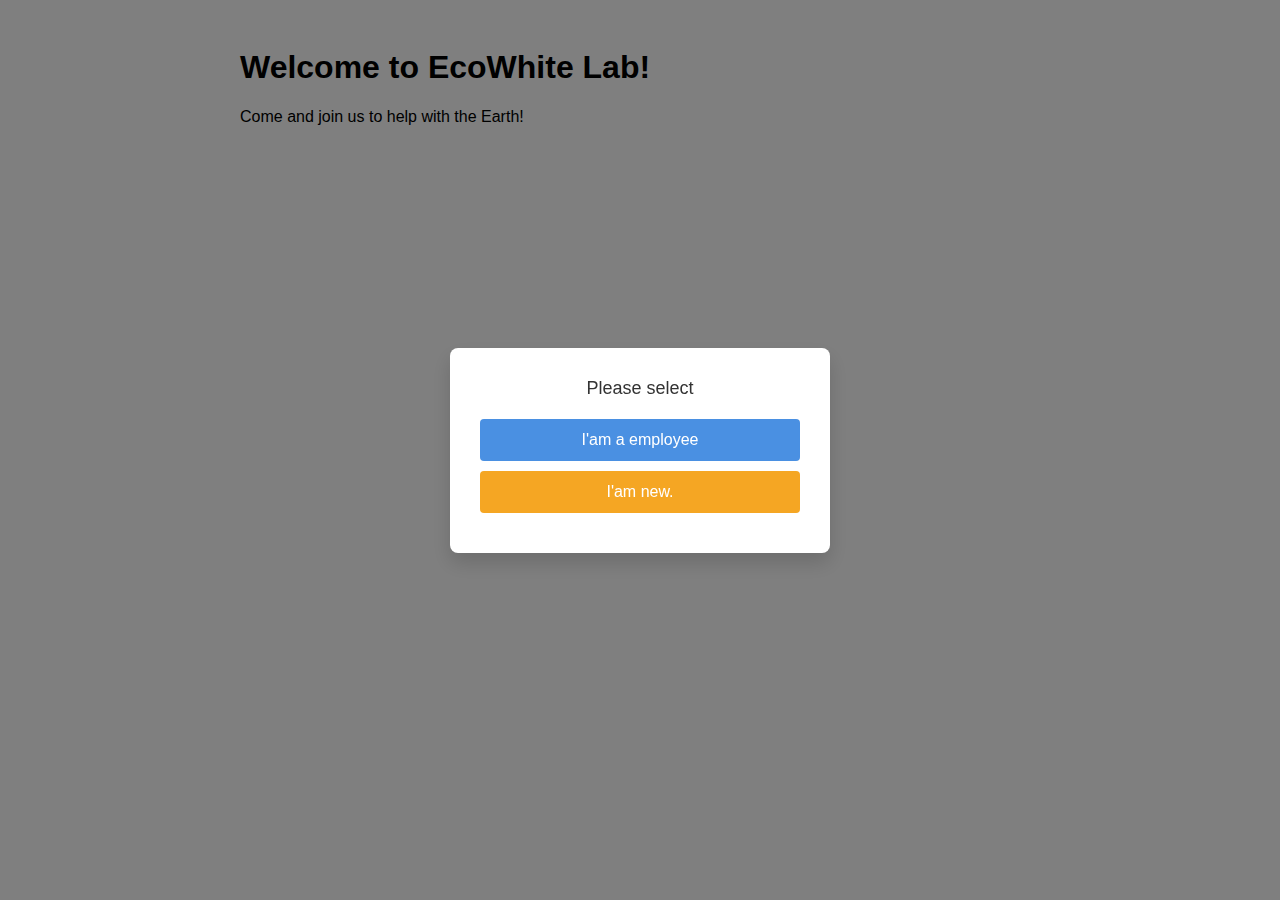
<file: index.html>
<!DOCTYPE html>
<html>
<head>
    <meta charset="UTF-8">
    <meta name="viewport" content="width=device-width, initial-scale=1.0">
    <title>Windows</title>
    <style>
        body {
            font-family: Arial, sans-serif;
            padding: 20px;
        }
        .main-content {
            max-width: 800px;
            margin: 0 auto;
        }
        
        
        .modal-overlay {
            display: none;
            position: fixed;
            top: 0;
            left: 0;
            width: 100%;
            height: 100%;
            background-color: rgba(0,0,0,0.5);
            z-index: 1000;
            align-items: center;
            justify-content: center;
        }
        .modal-content {
            background-color: white;
            padding: 30px;
            border-radius: 8px;
            width: 320px;
            box-shadow: 0 10px 20px rgba(0,0,0,0.15);
            text-align: center;
        }
        .modal-title {
            font-size: 18px;
            margin-bottom: 20px;
            color: #333;
        }
        .option-btn {
            display: block;
            width: 100%;
            padding: 12px 0;
            margin: 10px 0;
            border: none;
            border-radius: 4px;
            font-size: 16px;
            cursor: pointer;
            transition: background-color 0.3s;
        }
        .employee-btn {
            background-color: #4a90e2;
            color: white;
        }
        .new-btn {
            background-color: #f5a623;
            color: white;
        }
        .employee-btn:hover, .new-btn:hover {
            opacity: 0.9;
        }
    </style>
</head>
<body>
    <div class="main-content">
        <h1>Welcome to EcoWhite Lab!</h1>
        <p>Come and join us to help with the Earth!</p>
        
    </div>

    
    <div class="modal-overlay" id="identify">
        <div class="modal-content">
            <div class="modal-title">Please select</div>
            <button class="option-btn employee-btn" id="employeeBtn">I'am a employee</button>
            <button class="option-btn new-btn" id="newBtn">I'am new.</button>
        </div>
    </div>

    <script>
        
        const modal = document.getElementById('identify');
        const employeeBtn = document.getElementById('employeeBtn');
        const newBtn = document.getElementById('newBtn');

        
        window.addEventListener('load', function() {
            modal.style.display = 'flex';
        });

        
        employeeBtn.addEventListener('click', function() {
            
            window.location.href ="Index_employee.html";
        });

        document.getElementById('newBtn').addEventListener('click', function() {
            
            window.location.href = 'Index_new.html';
        });
      
        modal.addEventListener('click', function(event) {
            if (event.target === modal) {
                modal.style.display = 'none';
            }
        });
    </script>
</body>
</html>
</file>
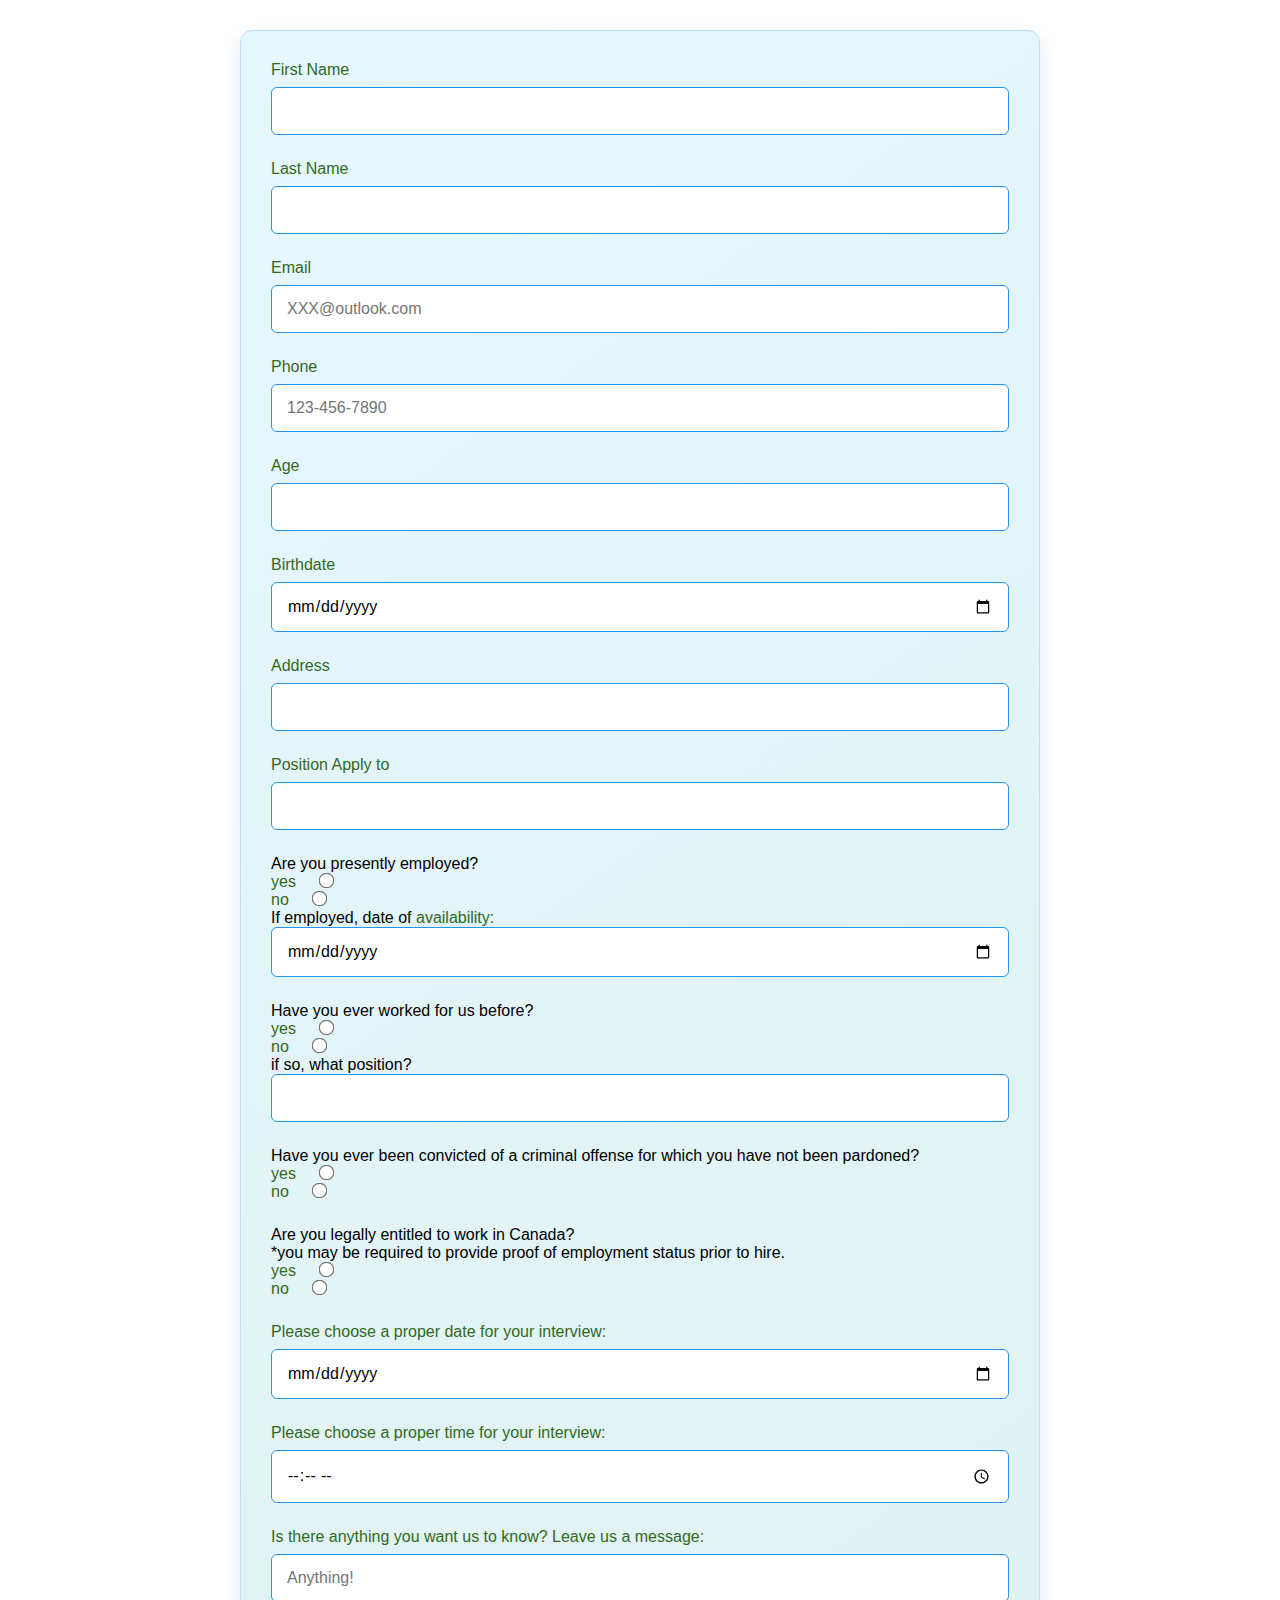
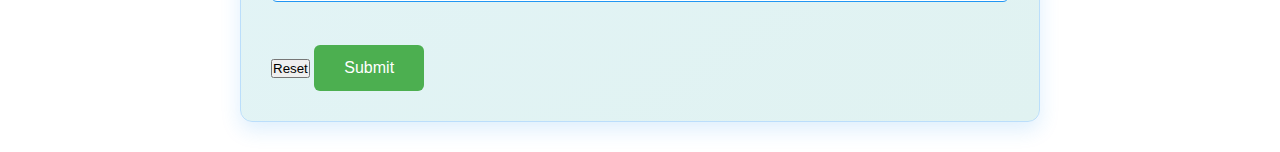
<file: form.html>
<!DOCTYPE html>
<html>
  <head> 
    <link rel="stylesheet" href="Style_form.css">
    <script src="https://code.jquery.com/jquery-3.4.1.js"
            integrity="sha256-WpOohJOqMqqyKL9FccASB9O0KwACQJpFTUBLTYOVvVU="
            crossorigin="anonymous">
    </script>

    <script>
      function SubForm(event) {
        event.preventDefault(); 
        $.ajax({
          url: "https://api.apispreadsheets.com/data/NX4CQbXC57u8q8yT/",
          type: "post",
          data: $("#myForm").serializeArray(),
          success: function () {
            alert("Form Data Submitted :)");
            window.location.href = "Index_new.html"; 
          },
          error: function (xhr, status, error) {
            alert("There was an error: " + error);
          },
        });
      }
    </script>
  </head>
  <body>
    <form action="result.html" method="GET" id="myForm">
      <div>
        <label for="first_name">First Name</label>
        <input type="text" name="first_name" id="first_name" required />
      </div>

      <div>
        <label for="last_name">Last Name</label>
        <input type="text" name="last_name" id="last_name" required />
      </div>

      <div>
        <label for="email">Email</label>
        <input
          type="email"
          name="email"
          id="email"
          placeholder="XXX@outlook.com"
          required
        />
      </div>

      <div>
        <label for="phone">Phone</label>
        <input
          type="tel"
          name="phone"
          id="phone"
          pattern="[0-9]{3}-[0-9]{3}-[0-9]{4}"
          placeholder="123-456-7890"
          required
        />
      </div>

      <div>
        <label for="age">Age</label>
        <input type="number" name="age" id="age" min="1" max="200" required />
      </div>

      <div>
        <label for="date">Birthdate</label>
        <input type="date" name="date" id="date" required />
      </div>

      <div>
        <label for="address">Address</label>
        <input type="text" name="address" id="address" required />
      </div>

      <div>
        <label for="position">Position Apply to</label>
        <input type="text" name="position" id="position" required />
      </div>

      <div>
        Are you presently employed?
        <br />
        <label for="employment_yes">yes</label>
        <input type="radio" name="employment" id="employment_yes" value="yes"/>
        <br/>
        <label for="employment_no">no</label>
        <input type="radio" name="employment" id="employment_no" value="no"/>
        <br/>
        If employed, date of
        <label for="availability">availability:</label>
        <input type="date" name="availability" id="availability" />
      </div>

      <div>
        Have you ever worked for us before?
        <br/>
        <label for="past_yes">yes</label>
        <input type="radio" name="past" id="past_yes" value="yes" />
        <br/>
        <label for="past_no">no</label>
        <input type="radio" name="past" id="past_no" value="no"/>
        <br/>
        if so, what position?
        <input type="text" name="past_position" id="past_position" />
      </div>

      <div>
        Have you ever been convicted of a criminal offense for which you have not been pardoned?
        <br />
        <label for="criminal_record_yes">yes</label>
        <input type="radio" name="criminal_record" id="criminal_record_yes" value="yes"/>
        <br/>
        <label for="criminal_record_no">no</label>
        <input type="radio" name="criminal_record" id="criminal_record_no" value="no"/>
      </div>

      <div>
        Are you legally entitled to work in Canada?
        <br />
        *you may be required to provide proof of employment status prior to hire.
		  <br/>
        <label for="legal_yes">yes</label>
        <input type="radio" name="legal_to_work" id="legal_yes" value="yes"/>
        <br/>
        <label for="legal_no">no</label>
        <input type="radio" name="legal_to_work" id="legal_no" value="no" />
      </div>

      <div>
        <label for="interview_date">Please choose a proper date for your interview:</label>
        <input type="date" name="interview_date" id="interview_date" />
      </div>

      <div>
        <label for="interview_time">Please choose a proper time for your interview:</label>
        <input type="time" name="interview_time" id="interview_time" />
      </div>

      <div>
        <label for="message">Is there anything you want us to know? Leave us a message:</label>
        <input type="text" name="message" id="message" placeholder="Anything!" />
      </div>

      <br />

      <button onclick="reset()">Reset</button>
      <button type="submit">Submit</button> 
    </form>

    <script>
      
      const form = document.getElementById('myForm');
      form.addEventListener('submit', SubForm);
    </script>
  </body>
</html>
</file>
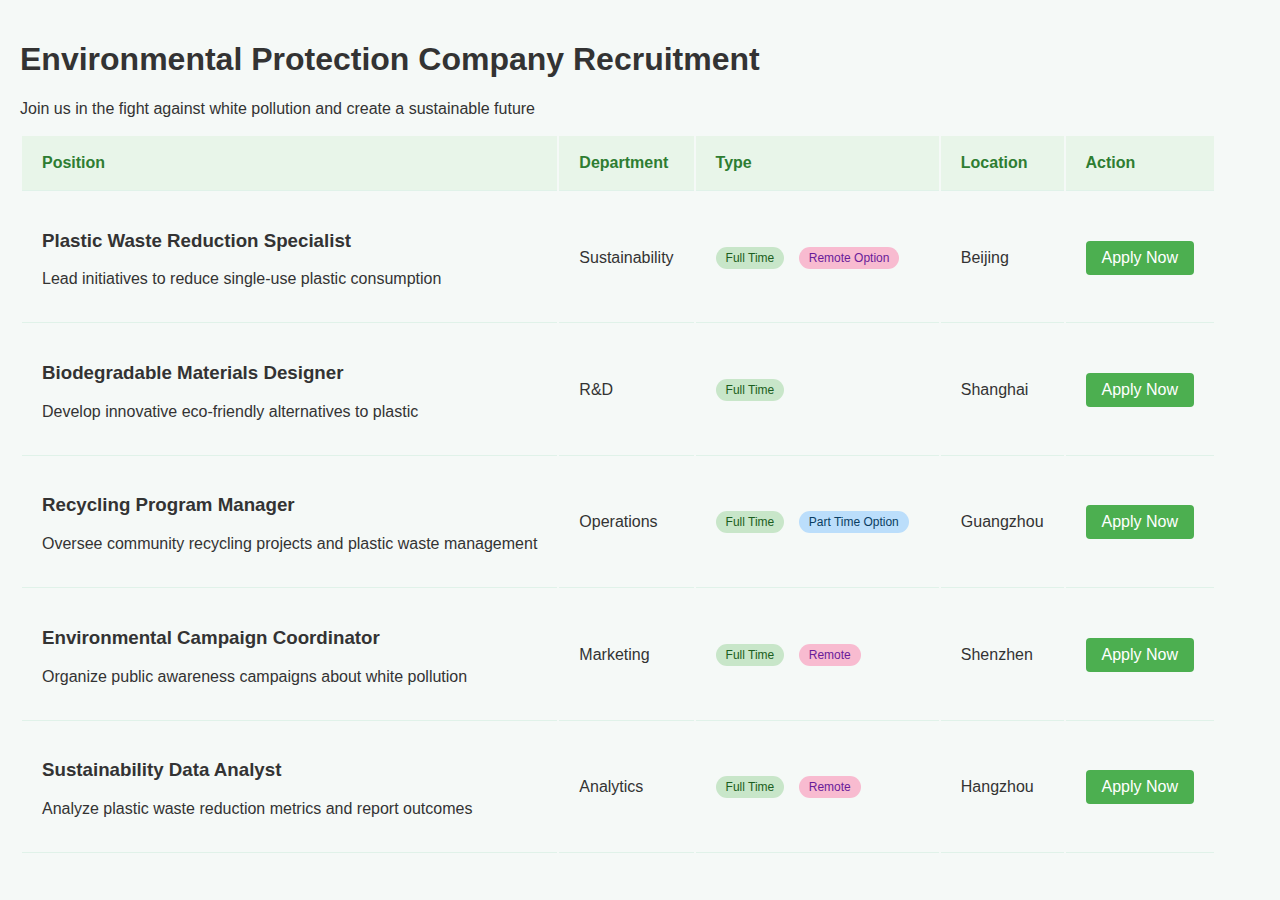
<file: job-list.html>
<!DOCTYPE html>
<html lang="en">
<head>
    <meta charset="UTF-8">
    <meta name="viewport" content="width=device-width, initial-scale=1.0">
    <title>Environmental Company Recruitment</title>
    <style>
        
        * {
            box-sizing: border-box;
            font-family: "Segoe UI", Arial, sans-serif;
        }
        
        body {
            margin: 0;
            padding: 20px;
            background-color: #f5f9f7;
            color: #333;
        }
        
        
            max-width: 900px;
            margin: 0 auto;
            background-color: white;
            border-radius: 10px;
            box-shadow: 0 5px 15px rgba(76, 175, 80, 0.1);
            overflow: hidden;
        }
        
        
        .header {
            background-color: #2e7d32;
            color: white;
            padding: 25px 30px;
            text-align: center;
        }
        
        
            margin: 0;
            font-size: 24px;
        }
        
        
        table {
            width: 100%;
            border-collapse: collapse;
        }
        
        th, td {
            padding: 18px 20px;
            text-align: left;
            border-bottom: 1px solid #e0f2e9;
        }
        
        th {
            background-color: #e8f5e9;
            color: #2e7d32;
            font-weight: 600;
            font-size: 16px;
        }
        
        tr:hover {
            background-color: #f0f9f1;
        }
        
        
        .job-type {
            display: inline-block;
            padding: 4px 10px;
            border-radius: 20px;
            font-size: 12px;
            font-weight: 500;
            margin-right: 10px;
        }
        
        .full-time {
            background-color: #c8e6c9;
            color: #1b5e20;
        }
        
        .part-time {
            background-color: #bbdefb;
            color: #0a3d62;
        }
        
        .remote {
            background-color: #f8bbd0;
            color: #6a1b9a;
        }
        
        
        .apply-btn {
            background-color: #4caf50;
            color: white;
            border: none;
            padding: 8px 16px;
            border-radius: 4px;
            cursor: pointer;
            text-decoration: none;
            display: inline-block;
            transition: background-color 0.3s;
        }
        
        .apply-btn:hover {
            background-color: #388e3c;
        }
      
        
        @media (max-width: 600px) {
            .header {
                padding: 20px 15px;
            }
            
            th, td {
                padding: 12px 15px;
                font-size: 14px;
            }
            
            .job-type {
                padding: 3px 8px;
                font-size: 11px;
            }
        }
    </style>
</head>
<body>
    <div class="container">
        <div class="header">
            <h1>Environmental Protection Company Recruitment</h1>
            <p>Join us in the fight against white pollution and create a sustainable future</p>
        </div>
        
        <table>
            <thead>
                <tr>
                    <th>Position</th>
                    <th>Department</th>
                    <th>Type</th>
                    <th>Location</th>
                    <th>Action</th>
                </tr>
            </thead>
            <tbody>
                <tr>
                    <td>
                        <h3>Plastic Waste Reduction Specialist</h3>
                        <p>Lead initiatives to reduce single-use plastic consumption</p>
                    </td>
                    <td>Sustainability</td>
                    <td>
                        <span class="job-type full-time">Full Time</span>
                        <span class="job-type remote">Remote Option</span>
                    </td>
                    <td>Beijing</td>
                    <td><a href="#" class="apply-btn">Apply Now</a></td>
                </tr>
                <tr>
                    <td>
                        <h3>Biodegradable Materials Designer</h3>
                        <p>Develop innovative eco-friendly alternatives to plastic</p>
                    </td>
                    <td>R&D</td>
                    <td>
                        <span class="job-type full-time">Full Time</span>
                    </td>
                    <td>Shanghai</td>
                    <td><a href="#" class="apply-btn">Apply Now</a></td>
                </tr>
                <tr>
                    <td>
                        <h3>Recycling Program Manager</h3>
                        <p>Oversee community recycling projects and plastic waste management</p>
                    </td>
                    <td>Operations</td>
                    <td>
                        <span class="job-type full-time">Full Time</span>
                        <span class="job-type part-time">Part Time Option</span>
                    </td>
                    <td>Guangzhou</td>
                    <td><a href="#" class="apply-btn">Apply Now</a></td>
                </tr>
                <tr>
                    <td>
                        <h3>Environmental Campaign Coordinator</h3>
                        <p>Organize public awareness campaigns about white pollution</p>
                    </td>
                    <td>Marketing</td>
                    <td>
                        <span class="job-type full-time">Full Time</span>
                        <span class="job-type remote">Remote</span>
                    </td>
                    <td>Shenzhen</td>
                    <td><a href="#" class="apply-btn">Apply Now</a></td>
                </tr>
                <tr>
                    <td>
                        <h3>Sustainability Data Analyst</h3>
                        <p>Analyze plastic waste reduction metrics and report outcomes</p>
                    </td>
                    <td>Analytics</td>
                    <td>
                        <span class="job-type full-time">Full Time</span>
                        <span class="job-type remote">Remote</span>
                    </td>
                    <td>Hangzhou</td>
                    <td><a href="#" class="apply-btn">Apply Now</a></td>
                </tr>
            </tbody>
        </table>
    </div>
</body>
</html>
</file>
<file: Style_form.css>
* {
    box-sizing: border-box;
    margin: 0;
    padding: 0;
    font-family: "Segoe UI", "Microsoft YaHei", sans-serif;
}

form {
    max-width: 800px;
    margin: 30px auto;
    padding: 30px;
    background: linear-gradient(145deg, #e6f7ff, #e0f2f1);
    border-radius: 12px;
    box-shadow: 0 8px 20px rgba(33, 150, 243, 0.15);
    border: 1px solid #bbdefb;
}

form h2 {
    color: #2e7d32;
    text-align: center;
    margin-bottom: 25px;
    padding-bottom: 15px;
    border-bottom: 2px solid #4caf50;
}


form > div {
    margin-bottom: 25px;
    position: relative;
}

label {
    display: block;
    margin-bottom: 8px;
    color: #33691e;
    font-weight: 500;
}


input[type="text"],
input[type="email"],
input[type="tel"],
input[type="number"],
input[type="date"],
input[type="time"],
textarea {
    width: 100%;
    padding: 14px 15px;
    border: 1px solid #2196f3;
    border-radius: 6px;
    font-size: 16px;
    transition: all 0.3s ease;
    background-color: white;
}


input[type="text"]:focus,
input[type="email"]:focus,
input[type="tel"]:focus,
input[type="number"]:focus,
input[type="date"]:focus,
input[type="time"]:focus {
    outline: none;
    border-color: #0b7dda;
    box-shadow: 0 0 0 3px rgba(76, 175, 80, 0.2);
}


form > div br + label {
    display: inline;
    margin-right: 20px;
}

input[type="radio"] {
    margin-right: 5px;
    transform: scale(1.2);
    accent-color: #4caf50;
}


button[type="submit"] {
    padding: 14px 30px;
    background-color: #4caf50;
    color: white;
    border: none;
    border-radius: 6px;
    font-size: 16px;
    cursor: pointer;
    transition: background-color 0.3s;
    margin-right: 10px;
}

button[type="reset"] {
    padding: 14px 30px;
    background-color: #2196f3;
    color: white;
    border: none;
    border-radius: 6px;
    font-size: 16px;
    cursor: pointer;
    transition: background-color 0.3s;
}

button[type="submit"]:hover {
    background-color: #388e3c;
}

button[type="reset"]:hover {
    background-color: #1976d2;
}


.help-text {
    color: #2196f3;
    font-size: 14px;
    margin-top: 5px;
    display: block;
}


@media (max-width: 600px) {
    form {
        padding: 20px;
        margin: 15px;
    }
    
    input[type="text"],
    input[type="email"],
    input[type="tel"],
    input[type="number"],
    input[type="date"],
    input[type="time"],
    textarea {
        padding: 12px 10px;
        font-size: 14px;
    }
    
    button[type="submit"],
    button[type="reset"] {
        padding: 12px 20px;
        font-size: 14px;
        width: 100%;
        margin-right: 0;
        margin-bottom: 10px;
    }
}
</file>
